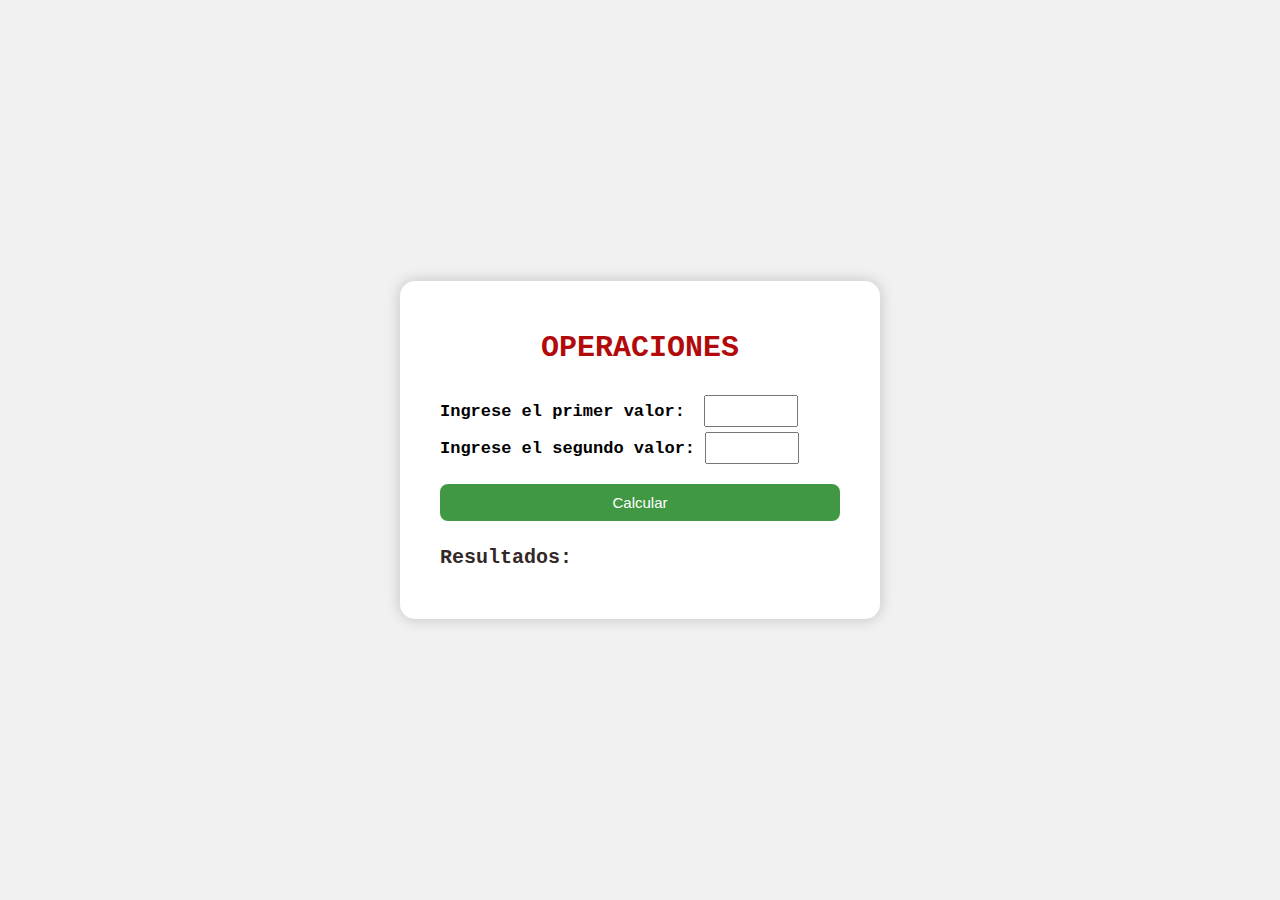
<file: Ingreso de numeros/index.html>
<!DOCTYPE html>
<html lang="es">
<head>
    <meta charset="UTF-8">
    <meta name="viewport" content="width=device-width, initial-scale=1.0">
    <link rel="stylesheet" href="style.css">
    <title>Ingreso de numeros</title>
</head>
<body>
    <div class="container">
        <h1>OPERACIONES</h1>
        <label>Ingrese el primer valor:</label>
        <input type="number" id="numero1"><br>
        <label>Ingrese el segundo valor:</label>
        <input type="number" id="numero2"><br>
        
        <button onclick="Operaciones()">Calcular</button>
        <h2>Resultados:</h2>
        <div id="resultados"></div>
    </div>

    <script>
    function Operaciones() {
      const num1 = parseFloat(document.getElementById("numero1").value);
      const num2 = parseFloat(document.getElementById("numero2").value);
      const resultados = document.getElementById("resultados");

      resultados.innerHTML = "";
      const lista = document.createElement("ol");

      for (let i = 1; i <= 5; i++) {
        let resultadoTexto = "";

        switch (i) {
          case 1:
            resultadoTexto = `Suma: ${num1 + num2}`;
            break;
          case 2:
            resultadoTexto = `Resta: ${num1 - num2}`;
            break;
          case 3:
            resultadoTexto = `Multiplicación: ${num1 * num2}`;
            break;
          case 4:
            resultadoTexto = num2 !== 0
              ? `División: ${num1 / num2}`
              : `División: Error, no se puede dividir entre cero.`;
            break;
          case 5:
            resultadoTexto = num2 !== 0
              ? `Residuo: ${num1 % num2}`
              : `Residuo: Error, no se puede sacar mod con cero.`;
            break;
        }

        const item = document.createElement("li");
        item.textContent = resultadoTexto;
        lista.appendChild(item);
      }

      resultados.appendChild(lista);
    }
  </script>
</body>
</html>
</file>
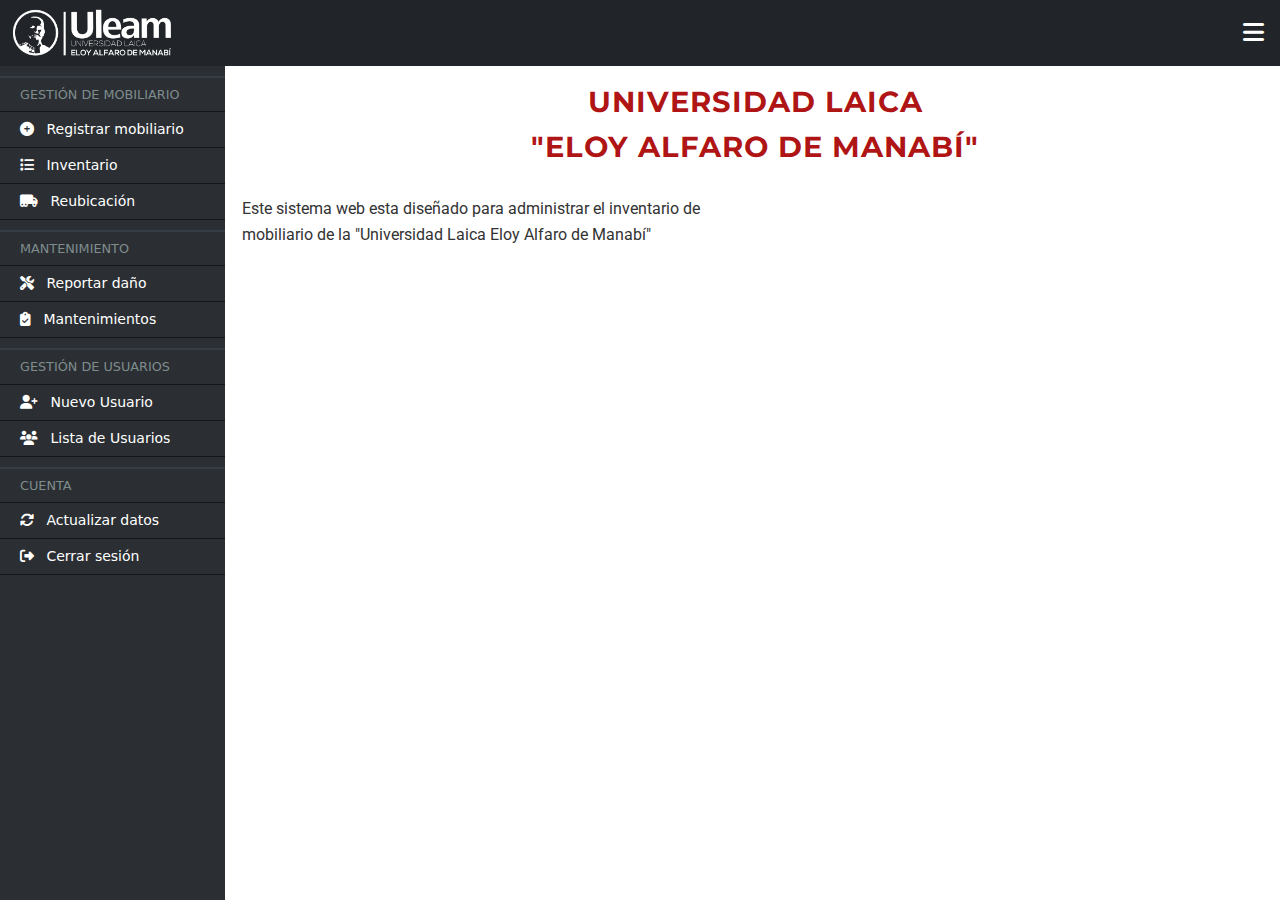
<file: Proyecto/Index.html>
<!DOCTYPE html>
<html lang="es">
<head>
    <meta charset="UTF-8">
    <meta name="viewport" content="width=device-width, initial-scale=1.0">
    <link rel="stylesheet" href="css/bootstrap.min.css">
    <link rel="stylesheet" href="css/style.css">
    <link rel="stylesheet" href="https://cdnjs.cloudflare.com/ajax/libs/font-awesome/6.4.0/css/all.min.css">
    <title>ULEAM - Gestion de mobiliario</title>
</head>
<body>
    <nav class="navbar navbar-expand-lg navbar-dark bg-dark">
        <a href="Index.html">
            <img src="img/Uleam.png" class="logo" alt="ULEAM">
        </a>
        <button class="menu-toggle ms-auto" id="menuToggle">
            <i class="fas fa-bars"></i>
        </button>
    </nav>

    <div class="sidebar" id="sidebar">
        <ul class="sidebar-menu">
            <li class="section-title">GESTIÓN DE MOBILIARIO</li>
            <li><a href="Registrar-mobiliario.html"><i class="fas fa-plus-circle me-2"></i> Registrar mobiliario</a></li>
            <li><a href="Inventario.html"><i class="fas fa-list me-2"></i> Inventario</a></li>
            <li><a href="Asignar-mobiliario.html"><i class="fas fa-truck-moving me-2"></i> Reubicación</a></li>
            
            <li class="section-title">MANTENIMIENTO</li>
            <li><a href="Reporte-mobiliario.html"><i class="fas fa-tools me-2"></i> Reportar daño</a></li>
            <li><a href="Mantenimientos.html"><i class="fas fa-clipboard-check me-2"></i> Mantenimientos</a></li>

            <li class="section-title">GESTIÓN DE USUARIOS</li>
            <li><a href="Nuevo-usuario.html"><i class="fas fa-user-plus me-2"></i> Nuevo Usuario</a></li>
            <li><a href="Lista-usuarios.html"><i class="fas fa-users me-2"></i> Lista de Usuarios</a></li>
            
            <li class="section-title">CUENTA</li>
            <li><a href="Actualizar-datos.html"><i class="fas fa-sync-alt me-2"></i> Actualizar datos</a></li>
            <li><a href="#" id="logoutBtn"><i class="fas fa-sign-out-alt me-2"></i> Cerrar sesión</a></li><br>
        </ul>
    </div>

    <div class="main-content" id="mainContent">
        <div class="container">
            <div class="row">
                <div class="col-12">
                    <h1 class="titulo-uleam">Universidad Laica</h1>
                    <h1 class="titulo-uleam">"Eloy Alfaro de Manabí"</h1><br>
                </div>
                <div class="col-6">
                    <p class="texto1">Este sistema web esta diseñado para administrar el inventario
                        de mobiliario de la "Universidad Laica Eloy Alfaro de Manabí"
                    </p>
                </div>
                
            </div>
        </div>
    </div>
    
    <script src="js/main.js"></script>
    <script src="js/bootstrap.bundle.min.js"></script>
</body>
</html>
</file>
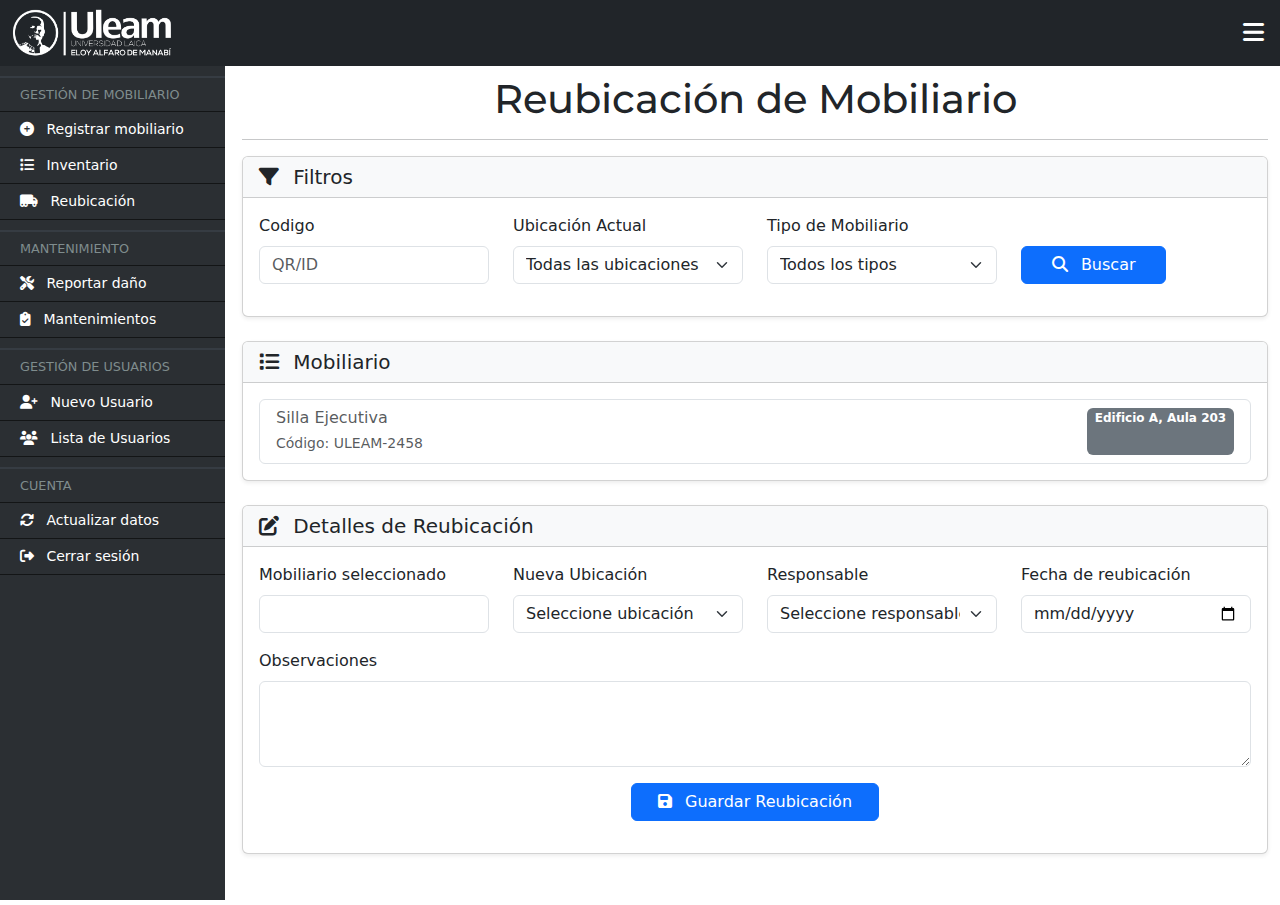
<file: Proyecto/Asignar-mobiliario.html>
<!DOCTYPE html>
<html lang="es">
<head>
    <meta charset="UTF-8">
    <meta name="viewport" content="width=device-width, initial-scale=1.0">
    <link rel="stylesheet" href="css/bootstrap.min.css">
    <link rel="stylesheet" href="css/style.css">
    <link rel="stylesheet" href="css/asignar.css">
    <link rel="stylesheet" href="https://cdnjs.cloudflare.com/ajax/libs/font-awesome/6.4.0/css/all.min.css">
    <title>ULEAM - Gestion de mobiliario</title>
</head>
<body>
    <nav class="navbar navbar-expand-lg navbar-dark bg-dark">
        <a href="Index.html">
            <img src="img/Uleam.png" class="logo" alt="ULEAM">
        </a>
        <button class="menu-toggle ms-auto" id="menuToggle">
            <i class="fas fa-bars"></i>
        </button>
    </nav>

    <div class="sidebar" id="sidebar">
        <ul class="sidebar-menu">
            <li class="section-title">GESTIÓN DE MOBILIARIO</li>
            <li><a href="registrar-mobiliario.html"><i class="fas fa-plus-circle me-2"></i> Registrar mobiliario</a></li>
            <li><a href="inventario.html"><i class="fas fa-list me-2"></i> Inventario</a></li>
            <li><a href="Asignar-mobiliario.html"><i class="fas fa-truck-moving me-2"></i> Reubicación</a></li>
            
            <li class="section-title">MANTENIMIENTO</li>
            <li><a href="Reporte-mobiliario.html"><i class="fas fa-tools me-2"></i> Reportar daño</a></li>
            <li><a href="Mantenimientos.html"><i class="fas fa-clipboard-check me-2"></i> Mantenimientos</a></li>

            <li class="section-title">GESTIÓN DE USUARIOS</li>
            <li><a href="Nuevo-usuario.html"><i class="fas fa-user-plus me-2"></i> Nuevo Usuario</a></li>
            <li><a href="Lista-usuarios.html"><i class="fas fa-users me-2"></i> Lista de Usuarios</a></li>
            
            <li class="section-title">CUENTA</li>
            <li><a href="Actualizar-datos.html"><i class="fas fa-sync-alt me-2"></i> Actualizar datos</a></li>
            <li><a href="#" id="logoutBtn"><i class="fas fa-sign-out-alt me-2"></i> Cerrar sesión</a></li><br>
        </ul>
    </div>

    <div class="main-content" id="mainContent">
        <div class="container">
            <div class="row">
                <div class="col-12">
                    <h1 class="titulo1">Reubicación de Mobiliario</h1>
                    <hr>
                </div>
            </div>

            <div class="row">
                <!-- Filtros -->
                <div class="col-md-12">
                    <div class="card shadow-sm mb-4">
                        <div class="card-header bg-light">
                            <h5 class="mb-0"><i class="fas fa-filter me-2"></i> Filtros</h5>
                        </div>
                        <div class="card-body">
                            <div class="row">
                                <div class="col-md-3 mb-3">
                                    <label class="form-label">Codigo</label>
                                    <input type="text" class="form-control" placeholder="QR/ID">
                                </div>

                                <div class="col-md-3 mb-3">
                                    <label class="form-label">Ubicación Actual</label>
                                    <select class="form-select" id="filter-ubicacion">
                                        <option value="">Todas las ubicaciones</option>
                                        <option>Edificio A</option>
                                        <option>Edificio B</option>
                                    </select>
                                </div>
                                <div class="col-md-3 mb-3">
                                    <label class="form-label">Tipo de Mobiliario</label>
                                    <select class="form-select" id="filter-tipo">
                                        <option value="">Todos los tipos</option>
                                        <option>Sillas</option>
                                        <option>Mesas</option>
                                        <option>Escritorios</option>
                                    </select>
                                </div>
                                <div class="col-md-2 mb-3 d-flex align-items-end">
                                    <button class="btn btn-primary w-100" id="btn-buscar">
                                        <i class="fas fa-search me-2"></i> Buscar
                                    </button>
                                </div>
                            </div>
                        </div>
                    </div>
                </div>

                <!-- Mobiliario -->
                 <div class="col-md-12 mb-4">
                    <div class="card shadow-sm">
                        <div class="card-header bg-light">
                            <h5 class="mb-0"><i class="fas fa-list me-2"></i> Mobiliario</h5>
                        </div>
                        <div class="card-body" style="max-height: 400px; overflow-y: auto;">
                            <div class="list-group" id="lista-mobiliario">
                                <a href="#" class="list-group-item list-group-item-action mobiliario-card" data-id="1">
                                    <div class="d-flex justify-content-between">
                                        <div>
                                            <h6 class="mb-1">Silla Ejecutiva</h6>
                                            <small class="text-muted">Código: ULEAM-2458</small>
                                        </div>
                                        <span class="badge bg-secondary">Edificio A, Aula 203</span>
                                    </div>
                                </a>
                            </div>
                        </div>
                    </div>
                </div>

                <!-- Formulario de reubicación -->
                <div class="col-md-12">
                    <div class="card shadow-sm">
                        <div class="card-header bg-light">
                            <h5 class="mb-0"><i class="fas fa-edit me-2"></i> Detalles de Reubicación</h5>
                        </div>
                        <div class="card-body">
                            <form id="form-reubicacion">
                                <div class="row">
                                    <div class="col-md-3 mb-3">
                                        <label class="form-label">Mobiliario seleccionado</label>
                                        <input type="text" class="form-control" id="item-seleccionado" readonly>
                                    </div>
                                    <div class="col-md-3 mb-3">
                                        <label class="form-label">Nueva Ubicación</label>
                                        <select class="form-select" id="nueva-ubicacion" required>
                                            <option value="" disabled selected>Seleccione ubicación</option>
                                            <option>Edificio A, Aula 101</option>
                                            <option>Edificio A, Aula 102</option>
                                            <option>Edificio B, Laboratorio 3</option>
                                        </select>
                                    </div>
                                    <div class="col-md-3 mb-3">
                                        <label class="form-label">Responsable</label>
                                        <select class="form-select" id="responsable" required>
                                            <option value="" disabled selected>Seleccione responsable</option>
                                            <option>Departamento de Logística</option>
                                            <option>Juan Pérez (Personal de mantenimiento)</option>
                                        </select>
                                    </div>
                                    <div class="col-md-3 mb-3">
                                        <label class="form-label">Fecha de reubicación</label>
                                        <input type="date" class="form-control" id="fecha-reubicacion" required>
                                    </div>
                                    <div class="mb-3">
                                        <label class="form-label">Observaciones</label>
                                        <textarea class="form-control" rows="3"></textarea>
                                    </div>
                                    <center>
                                    <div class="col-md-3 mb-3">
                                        <button type="submit" class="btn btn-primary w-100">
                                            <i class="fas fa-save me-2"></i> Guardar Reubicación
                                        </button>
                                    </div>
                                    </center>
                                </div>
                            </form>
                        </div>
                    </div>
                </div>

        </div>
    </div>
    
    <script src="js/main.js"></script>
    <script src="js/validar-asignar-mobiliario.js"></script>
    <script src="js/bootstrap.bundle.min.js"></script>
</body>
</html>
</file>
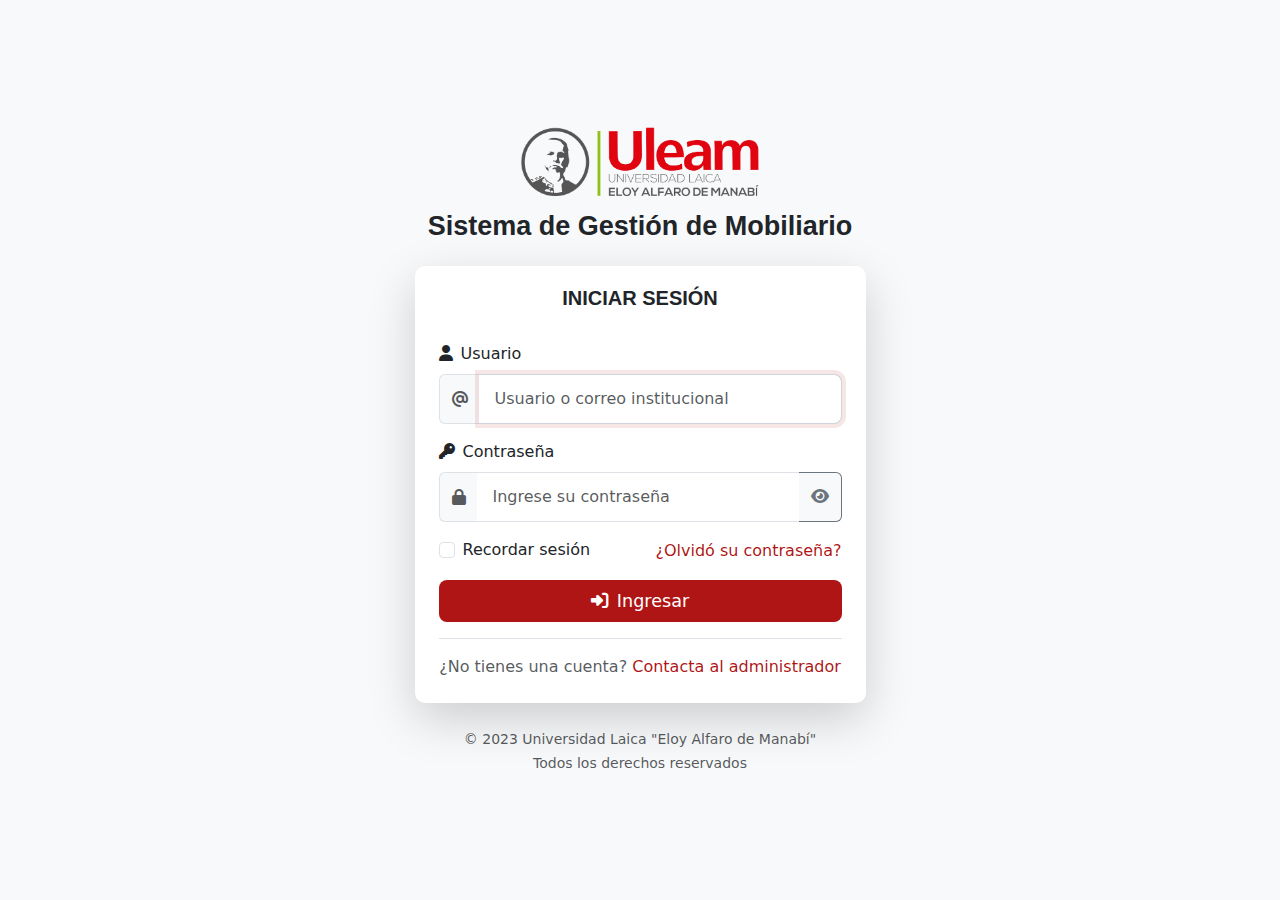
<file: Proyecto/Login.html>
<!DOCTYPE html>
<html lang="es">
<head>
    <meta charset="UTF-8">
    <meta name="viewport" content="width=device-width, initial-scale=1.0">
    <link rel="stylesheet" href="css/bootstrap.min.css">
    <link rel="stylesheet" href="css/login.css">
    <link rel="stylesheet" href="https://cdnjs.cloudflare.com/ajax/libs/font-awesome/6.4.0/css/all.min.css">
    <title>ULEAM - Iniciar Sesión</title>
</head>
<body class="bg-light">
    <div class="container">
        <div class="row justify-content-center align-items-center min-vh-100">
            <div class="col-md-8 col-lg-6 col-xl-5">
                <div class="text-center mb-4">
                    <img src="img/Uleam - logo.png" class="img-fluid" style="max-height: 75px;">
                    <h1 class="titulo1">Sistema de Gestión de Mobiliario</h1>
                </div>

                <div class="card shadow-lg">
                        <h2 class="titulo2">Iniciar Sesión</h2>
                    <div class="card-body p-4">
                        <form id="loginForm">
                            <div class="mb-3">
                                <label for="username" class="form-label">
                                    <i class="fas fa-user me-2"></i>Usuario
                                </label>
                                <div class="input-group">
                                    <span class="input-group-text bg-light">
                                        <i class="fas fa-at text-muted"></i>
                                    </span>
                                    <input type="text" class="form-control form-control-lg" id="username" 
                                           placeholder="Usuario o correo institucional" required autofocus>
                                </div>
                            </div>

                            <div class="mb-3">
                                <label for="password" class="form-label">
                                    <i class="fas fa-key me-2"></i>Contraseña
                                </label>
                                <div class="input-group">
                                    <span class="input-group-text bg-light">
                                        <i class="fas fa-lock text-muted"></i>
                                    </span>
                                    <input type="password" class="form-control form-control-lg" id="password" 
                                           placeholder="Ingrese su contraseña" required>
                                    <button class="btn btn-outline-secondary" type="button" id="togglePassword">
                                        <i class="fas fa-eye"></i>
                                    </button>
                                </div>
                            </div>

                            <div class="d-flex justify-content-between align-items-center mb-3">
                                <div class="form-check">
                                    <input class="form-check-input" type="checkbox" id="rememberMe">
                                    <label class="form-check-label" for="rememberMe">
                                        Recordar sesión
                                    </label>
                                </div>
                                <a href="#" class="text-decoration-none">¿Olvidó su contraseña?</a>
                            </div>

                            <button class="btn btn-danger btn-lg w-100 py-2 mb-3" type="submit">
                                <i class="fas fa-sign-in-alt me-2"></i>Ingresar
                            </button>

                            <div class="text-center pt-3 border-top">
                                <p class="text-muted mb-0">¿No tienes una cuenta? 
                                    <a href="#" class="text-decoration-none">Contacta al administrador</a>
                                </p>
                            </div>
                        </form>
                    </div>
                </div>

                <div class="text-center mt-4 text-muted">
                    <small>
                        &copy; 2023 Universidad Laica "Eloy Alfaro de Manabí"<br>
                        Todos los derechos reservados
                    </small>
                </div>
            </div>
        </div>
    </div>

    <script src="js/bootstrap.bundle.min.js"></script>
    <script>
        document.getElementById('togglePassword').addEventListener('click', function() {
            const passwordInput = document.getElementById('password');
            const icon = this.querySelector('i');
            
            if (passwordInput.type === 'password') {
                passwordInput.type = 'text';
                icon.classList.replace('fa-eye', 'fa-eye-slash');
            } else {
                passwordInput.type = 'password';
                icon.classList.replace('fa-eye-slash', 'fa-eye');
            }
        });

        document.getElementById('loginForm').addEventListener('submit', function(e) {
            e.preventDefault();
            
            const username = document.getElementById('username').value;
            const password = document.getElementById('password').value;
            
            if (username && password) {
                setTimeout(() => {
                    window.location.href = 'Index.html';
                }, 1000);
            } else {
                alert('Por favor complete todos los campos');
            }
        });
    </script>
</body>
</html>
</file>
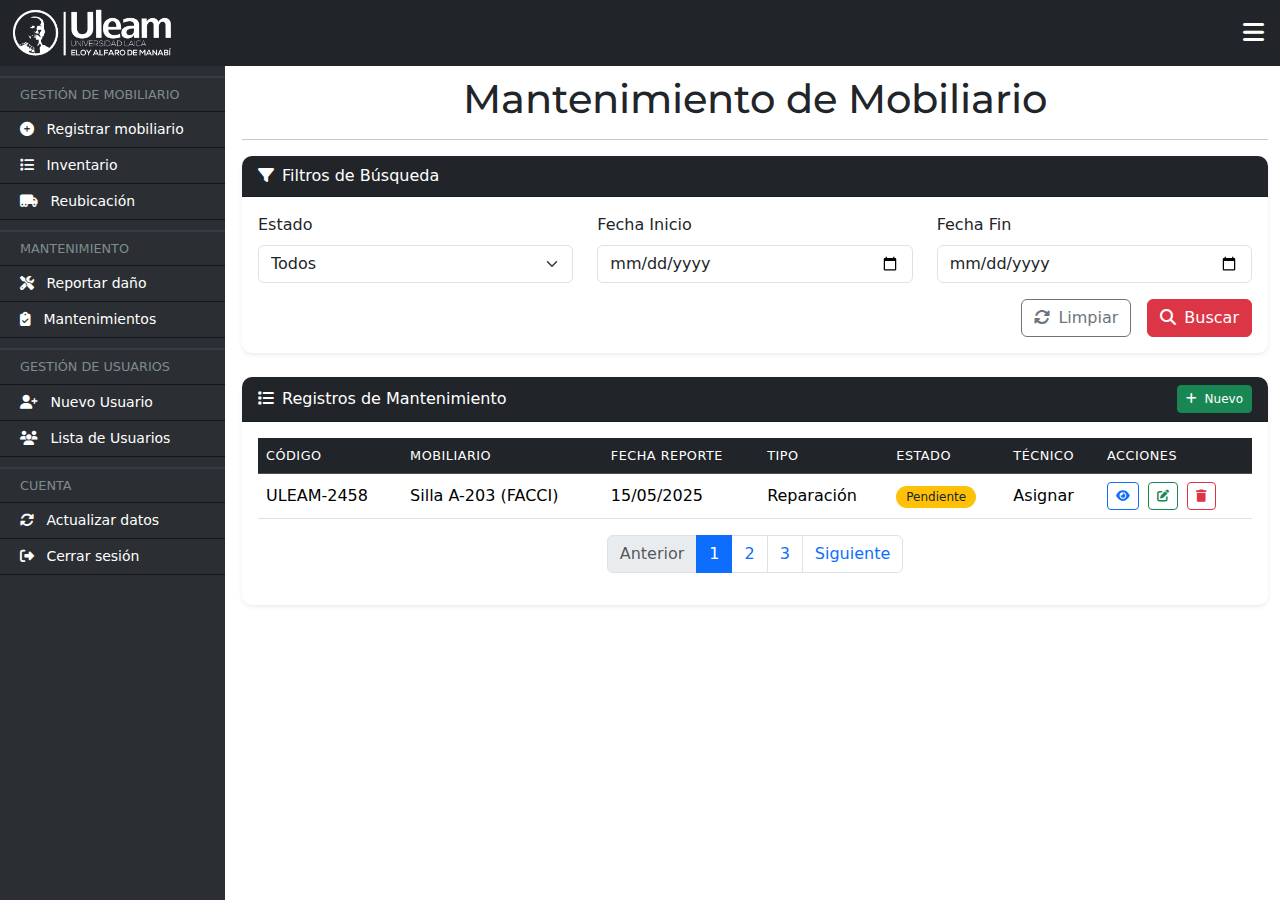
<file: Proyecto/Mantenimientos.html>
<!DOCTYPE html>
<html lang="es">
<head>
    <meta charset="UTF-8">
    <meta name="viewport" content="width=device-width, initial-scale=1.0">
    <link rel="stylesheet" href="css/bootstrap.min.css">
    <link rel="stylesheet" href="css/style.css">
    <link rel="stylesheet" href="css/mantenimientos.css">
    <link rel="stylesheet" href="https://cdnjs.cloudflare.com/ajax/libs/font-awesome/6.4.0/css/all.min.css">
    <title>ULEAM - Gestion de mobiliario</title>
</head>
<body>
    <nav class="navbar navbar-expand-lg navbar-dark bg-dark">
        <a href="Index.html">
            <img src="img/Uleam.png" class="logo" alt="ULEAM">
        </a>
        <button class="menu-toggle ms-auto" id="menuToggle">
            <i class="fas fa-bars"></i>
        </button>
    </nav>

    <div class="sidebar" id="sidebar">
        <ul class="sidebar-menu">
            <li class="section-title">GESTIÓN DE MOBILIARIO</li>
            <li><a href="registrar-mobiliario.html"><i class="fas fa-plus-circle me-2"></i> Registrar mobiliario</a></li>
            <li><a href="inventario.html"><i class="fas fa-list me-2"></i> Inventario</a></li>
            <li><a href="Asignar-mobiliario.html"><i class="fas fa-truck-moving me-2"></i> Reubicación</a></li>
                    
            <li class="section-title">MANTENIMIENTO</li>
            <li><a href="Reporte-mobiliario.html"><i class="fas fa-tools me-2"></i> Reportar daño</a></li>
            <li><a href="Mantenimientos.html"><i class="fas fa-clipboard-check me-2"></i> Mantenimientos</a></li>

            <li class="section-title">GESTIÓN DE USUARIOS</li>
            <li><a href="Nuevo-usuario.html"><i class="fas fa-user-plus me-2"></i> Nuevo Usuario</a></li>
            <li><a href="Lista-usuarios.html"><i class="fas fa-users me-2"></i> Lista de Usuarios</a></li>
            
            <li class="section-title">CUENTA</li>
            <li><a href="Actualizar-datos.html"><i class="fas fa-sync-alt me-2"></i> Actualizar datos</a></li>
            <li><a href="#" id="logoutBtn"><i class="fas fa-sign-out-alt me-2"></i> Cerrar sesión</a></li><br>
        </ul>
    </div>

    <div class="main-content" id="mainContent">
        <div class="container">
            <div class="row">
                <div class="col-12">
                    <h1 class="titulo1">Mantenimiento de Mobiliario</h1>
                    <hr>
                </div>
            </div>

            <div class="card shadow-sm mb-4">
                <div class="card-header bg-dark text-white">
                    <i class="fas fa-filter me-2"></i>Filtros de Búsqueda
                </div>
                <div class="card-body">
                    <div class="row">
                        <div class="col-md-4 mb-3">
                            <label for="filtroEstado" class="form-label">Estado</label>
                            <select class="form-select" id="filtroEstado">
                                <option value="" selected>Todos</option>
                                <option value="pendiente">Pendiente</option>
                                <option value="en-proceso">En proceso</option>
                                <option value="completado">Completado</option>
                                <option value="cancelado">Cancelado</option>
                            </select>
                        </div>
                        <div class="col-md-4 mb-3">
                            <label for="filtroFechaInicio" class="form-label">Fecha Inicio</label>
                            <input type="date" class="form-control" id="filtroFechaInicio">
                        </div>
                        <div class="col-md-4 mb-3">
                            <label for="filtroFechaFin" class="form-label">Fecha Fin</label>
                            <input type="date" class="form-control" id="filtroFechaFin">
                        </div>
                    </div>
                    <div class="d-grid gap-2 d-md-flex justify-content-md-end">
                        <button class="btn btn-outline-secondary me-md-2" type="button">
                            <i class="fas fa-sync-alt me-2"></i>Limpiar
                        </button>
                        <button class="btn btn-danger" type="button">
                            <i class="fas fa-search me-2"></i>Buscar
                        </button>
                    </div>
                </div>
            </div>

            <div class="card shadow-sm">
                <div class="card-header bg-dark text-white d-flex justify-content-between align-items-center">
                    <span><i class="fas fa-list me-2"></i>Registros de Mantenimiento</span>
                    <button class="btn btn-sm btn-success" data-bs-toggle="modal" data-bs-target="#nuevoMantenimientoModal">
                        <i class="fas fa-plus me-2"></i>Nuevo
                    </button>
                </div>
                <div class="card-body">
                    <div class="table-responsive">
                        <table class="table table-hover">
                            <thead class="table-dark">
                                <tr>
                                    <th>Código</th>
                                    <th>Mobiliario</th>
                                    <th>Fecha Reporte</th>
                                    <th>Tipo</th>
                                    <th>Estado</th>
                                    <th>Técnico</th>
                                    <th>Acciones</th>
                                </tr>
                            </thead>
                            <tbody>
                                <tr>
                                    <td>ULEAM-2458</td>
                                    <td>Silla A-203 (FACCI)</td>
                                    <td>15/05/2025</td>
                                    <td>Reparación</td>
                                    <td><span class="badge bg-warning">Pendiente</span></td>
                                    <td>Asignar</td>
                                    <td>
                                        <button class="btn btn-sm btn-outline-primary me-1">
                                            <i class="fas fa-eye"></i>
                                        </button>
                                        <button class="btn btn-sm btn-outline-success me-1">
                                            <i class="fas fa-edit"></i>
                                        </button>
                                        <button class="btn btn-sm btn-outline-danger">
                                            <i class="fas fa-trash"></i>
                                        </button>
                                    </td>
                                </tr>
                            </tbody>
                        </table>
                    </div>
                    <nav aria-label="Page navigation">
                        <ul class="pagination justify-content-center">
                            <li class="page-item disabled">
                                <a class="page-link" href="#" tabindex="-1">Anterior</a>
                            </li>
                            <li class="page-item active"><a class="page-link" href="#">1</a></li>
                            <li class="page-item"><a class="page-link" href="#">2</a></li>
                            <li class="page-item"><a class="page-link" href="#">3</a></li>
                            <li class="page-item">
                                <a class="page-link" href="#">Siguiente</a>
                            </li>
                        </ul>
                    </nav>
                </div>
            </div>

        </div>
    </div>


    <div class="modal fade" id="nuevoMantenimientoModal" tabindex="-1" aria-hidden="true" style="margin-top: 90px;">
        <div class="modal-dialog modal-lg">
            <div class="modal-content">
                <div class="modal-header bg-dark text-white">
                    <h5 class="modal-title"><i class="fas fa-plus-circle me-2"></i>Nuevo Mantenimiento</h5>
                    <button type="button" class="btn-close btn-close-white" data-bs-dismiss="modal" aria-label="Close"></button>
                </div>
                <div class="modal-body">
                    <form id="formMantenimiento">
                        <div class="row">
                            <div class="col-md-6 mb-3">
                                <label for="codigoMobiliario" class="form-label">Código Mobiliario</label>
                                <div class="input-group">
                                    <input type="text" class="form-control" id="codigoMobiliario" required>
                                    <button class="btn btn-outline-secondary" type="button">
                                        <i class="fas fa-search"></i>
                                    </button>
                                </div>
                            </div>
                            <div class="col-md-6 mb-3">
                                <label for="tipoMantenimiento" class="form-label">Tipo de Mantenimiento</label>
                                <select class="form-select" id="tipoMantenimiento" required>
                                    <option value="" selected disabled>Seleccione...</option>
                                    <option value="preventivo">Preventivo</option>
                                    <option value="correctivo">Correctivo</option>
                                    <option value="urgente">Urgente</option>
                                </select>
                            </div>
                        </div>
                        <div class="mb-3">
                            <label for="descripcionMantenimiento" class="form-label">Descripción</label>
                            <textarea class="form-control" id="descripcionMantenimiento" rows="3" required></textarea>
                        </div>
                        <div class="row">
                            <div class="col-md-6 mb-3">
                                <label for="tecnicoAsignado" class="form-label">Técnico Asignado</label>
                                <select class="form-select" id="tecnicoAsignado" required>
                                    <option value="" selected disabled>Seleccione...</option>
                                    <option value="1">Juan Pérez</option>
                                    <option value="2">María Gómez</option>
                                </select>
                            </div>
                            <div class="col-md-6 mb-3">
                                <label for="fechaProgramada" class="form-label">Fecha Programada</label>
                                <input type="date" class="form-control" id="fechaProgramada" required>
                            </div>
                        </div>
                    </form>
                </div>
                <div class="modal-footer">
                    <button type="button" class="btn btn-secondary" data-bs-dismiss="modal">
                        <i class="fas fa-times me-2"></i>Cancelar
                    </button>
                    <button type="button" class="btn btn-success">
                        <i class="fas fa-save me-2"></i>Guardar
                    </button>
                </div>
            </div>
        </div>
    </div>
    
    <script src="js/main.js"></script>
    <script src="js/validar-mantenimientos.js"></script>
    <script src="js/bootstrap.bundle.min.js"></script>
</body>
</html>
</file>
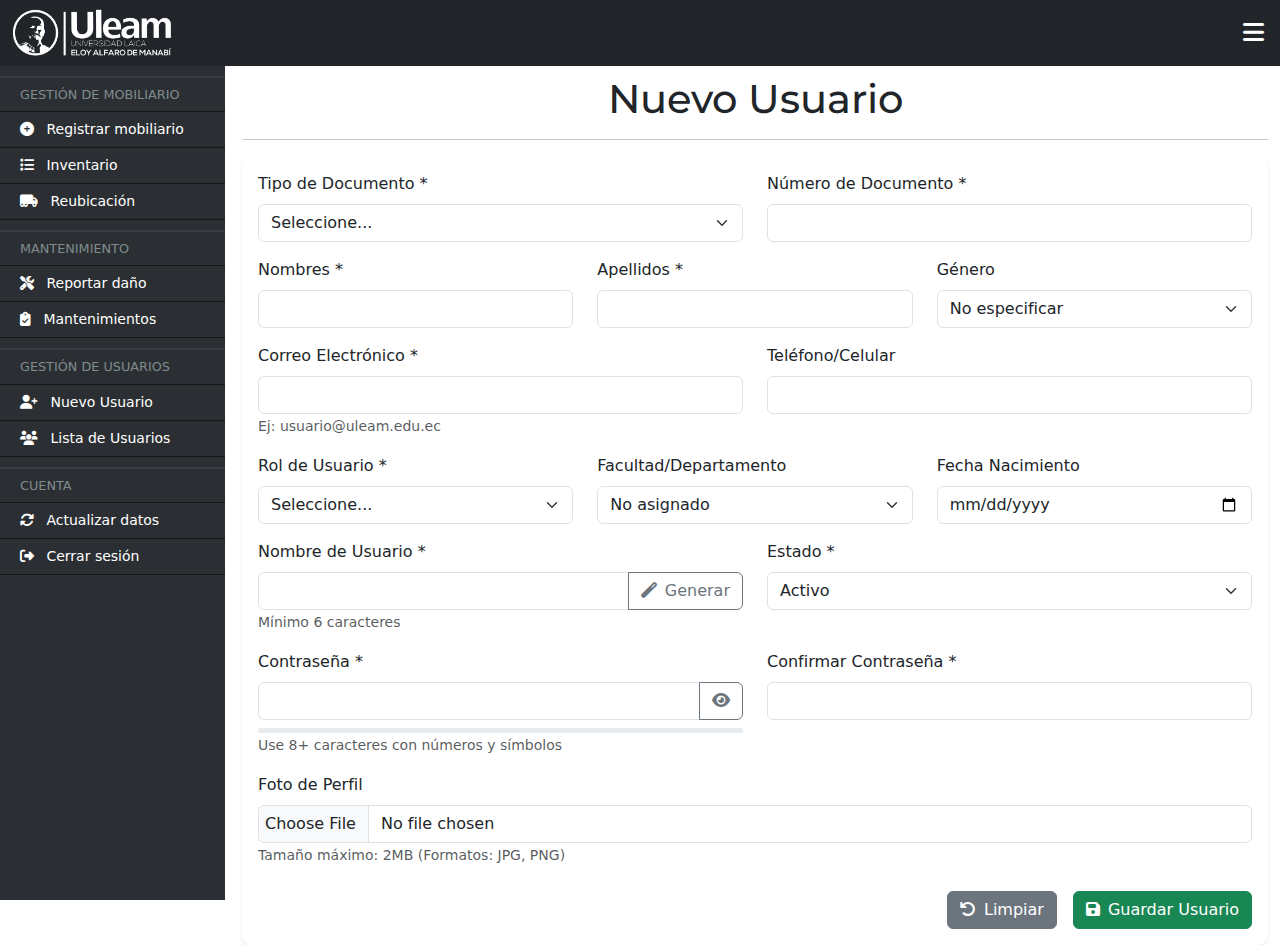
<file: Proyecto/Nuevo-usuario.html>
<!DOCTYPE html>
<html lang="es">
<head>
    <meta charset="UTF-8">
    <meta name="viewport" content="width=device-width, initial-scale=1.0">
    <link rel="stylesheet" href="css/bootstrap.min.css">
    <link rel="stylesheet" href="css/style.css">
    <link rel="stylesheet" href="css/nuevo-usuario.css">
    <link rel="stylesheet" href="https://cdnjs.cloudflare.com/ajax/libs/font-awesome/6.4.0/css/all.min.css">
    <title>ULEAM - Gestion de mobiliario</title>
</head>
<body>
    <nav class="navbar navbar-expand-lg navbar-dark bg-dark">
        <a href="Index.html">
            <img src="img/Uleam.png" class="logo" alt="ULEAM">
        </a>
        <button class="menu-toggle ms-auto" id="menuToggle">
            <i class="fas fa-bars"></i>
        </button>
    </nav>

    <div class="sidebar" id="sidebar">
        <ul class="sidebar-menu">
            <li class="section-title">GESTIÓN DE MOBILIARIO</li>
            <li><a href="registrar-mobiliario.html"><i class="fas fa-plus-circle me-2"></i> Registrar mobiliario</a></li>
            <li><a href="inventario.html"><i class="fas fa-list me-2"></i> Inventario</a></li>
            <li><a href="Asignar-mobiliario.html"><i class="fas fa-truck-moving me-2"></i> Reubicación</a></li>
            
            <li class="section-title">MANTENIMIENTO</li>
            <li><a href="Reporte-mobiliario.html"><i class="fas fa-tools me-2"></i> Reportar daño</a></li>
            <li><a href="Mantenimientos.html"><i class="fas fa-clipboard-check me-2"></i> Mantenimientos</a></li>

            <li class="section-title">GESTIÓN DE USUARIOS</li>
            <li><a href="Nuevo-usuario.html"><i class="fas fa-user-plus me-2"></i> Nuevo Usuario</a></li>
            <li><a href="Lista-usuarios.html"><i class="fas fa-users me-2"></i> Lista de Usuarios</a></li>
            
            <li class="section-title">CUENTA</li>
            <li><a href="Actualizar-datos.html"><i class="fas fa-sync-alt me-2"></i> Actualizar datos</a></li>
            <li><a href="#" id="logoutBtn"><i class="fas fa-sign-out-alt me-2"></i> Cerrar sesión</a></li><br>
        </ul>
    </div>

    <div class="main-content" id="mainContent">
        <div class="container">
            <div class="row">
                <div class="col-12">
                    <h1 class="titulo1">Nuevo Usuario</h1>
                    <hr>
                </div>
            </div>

            <div class="card shadow-sm">
                <div class="card-body">
                    <form id="formUsuario">
                        <div class="row">
                            <div class="col-md-6 mb-3">
                                <label for="tipoDocumento" class="form-label">Tipo de Documento *</label>
                                <select class="form-select" id="tipoDocumento" required>
                                    <option value="" selected disabled>Seleccione...</option>
                                    <option value="cedula">Cédula</option>
                                    <option value="pasaporte">Pasaporte</option>
                                    <option value="ruc">RUC</option>
                                </select>
                            </div>
                            <div class="col-md-6 mb-3">
                                <label for="numeroDocumento" class="form-label">Número de Documento *</label>
                                <input type="text" class="form-control" id="numeroDocumento" required>
                            </div>
                        </div>

                        <div class="row">
                            <div class="col-md-4 mb-3">
                                <label for="nombres" class="form-label">Nombres *</label>
                                <input type="text" class="form-control" id="nombres" required>
                            </div>
                            <div class="col-md-4 mb-3">
                                <label for="apellidos" class="form-label">Apellidos *</label>
                                <input type="text" class="form-control" id="apellidos" required>
                            </div>
                            <div class="col-md-4 mb-3">
                                <label for="genero" class="form-label">Género</label>
                                <select class="form-select" id="genero">
                                    <option value="" selected>No especificar</option>
                                    <option value="masculino">Masculino</option>
                                    <option value="femenino">Femenino</option>
                                    <option value="otro">Otro</option>
                                </select>
                            </div>
                        </div>

                        <div class="row">
                            <div class="col-md-6 mb-3">
                                <label for="email" class="form-label">Correo Electrónico *</label>
                                <input type="email" class="form-control" id="email" required>
                                <small class="text-muted">Ej: usuario@uleam.edu.ec</small>
                            </div>
                            <div class="col-md-6 mb-3">
                                <label for="telefono" class="form-label">Teléfono/Celular</label>
                                <input type="tel" class="form-control" id="telefono">
                            </div>
                        </div>

                        <div class="row">
                            <div class="col-md-4 mb-3">
                                <label for="rol" class="form-label">Rol de Usuario *</label>
                                <select class="form-select" id="rol" required>
                                    <option value="" selected disabled>Seleccione...</option>
                                    <option value="administrador">Administrador</option>
                                    <option value="docente">Docente</option>
                                    <option value="tecnico">Técnico</option>
                                    <option value="invitado">Invitado</option>
                                </select>
                            </div>
                            <div class="col-md-4 mb-3">
                                <label for="facultad" class="form-label">Facultad/Departamento</label>
                                <select class="form-select" id="facultad">
                                    <option value="" selected>No asignado</option>
                                    <option value="facci">FACCI</option>
                                    <option value="fci">FCI</option>
                                    <option value="fadcom">FADCOM</option>
                                </select>
                            </div>
                            <div class="col-md-4 mb-3">
                                <label for="fechaNacimiento" class="form-label">Fecha Nacimiento</label>
                                <input type="date" class="form-control" id="fechaNacimiento">
                            </div>
                        </div>

                        <div class="row">
                            <div class="col-md-6 mb-3">
                                <label for="usuario" class="form-label">Nombre de Usuario *</label>
                                <div class="input-group">
                                    <input type="text" class="form-control" id="usuario" required>
                                    <button class="btn btn-outline-secondary" type="button" id="generarUsuario">
                                        <i class="fas fa-magic me-2"></i>Generar
                                    </button>
                                </div>
                                <small class="text-muted">Mínimo 6 caracteres</small>
                            </div>
                            <div class="col-md-6 mb-3">
                                <label for="estado" class="form-label">Estado *</label>
                                <select class="form-select" id="estado" required>
                                    <option value="activo" selected>Activo</option>
                                    <option value="inactivo">Inactivo</option>
                                    <option value="pendiente">Pendiente</option>
                                </select>
                            </div>
                        </div>

                        <div class="row">
                            <div class="col-md-6 mb-3">
                                <label for="contrasena" class="form-label">Contraseña *</label>
                                <div class="input-group">
                                    <input type="password" class="form-control" id="contrasena" required>
                                    <button class="btn btn-outline-secondary" type="button" id="verContrasena">
                                        <i class="fas fa-eye"></i>
                                    </button>
                                </div>
                                <div class="progress mt-2" style="height: 5px;">
                                    <div id="fortalezaContrasena" class="progress-bar bg-danger" role="progressbar" style="width: 0%"></div>
                                </div>
                                <small id="helpContrasena" class="text-muted">Use 8+ caracteres con números y símbolos</small>
                            </div>
                            <div class="col-md-6 mb-3">
                                <label for="confirmarContrasena" class="form-label">Confirmar Contraseña *</label>
                                <input type="password" class="form-control" id="confirmarContrasena" required>
                                <small id="errorContrasena" class="text-danger d-none">Las contraseñas no coinciden</small>
                            </div>
                        </div>

                        <div class="mb-3">
                            <label for="fotoPerfil" class="form-label">Foto de Perfil</label>
                            <input type="file" class="form-control" id="fotoPerfil" accept="image/*">
                            <small class="text-muted">Tamaño máximo: 2MB (Formatos: JPG, PNG)</small>
                        </div>

                        <div class="d-grid gap-2 d-md-flex justify-content-md-end mt-4">
                            <button type="reset" class="btn btn-secondary me-md-2">
                                <i class="fas fa-undo me-2"></i>Limpiar
                            </button>
                            <button type="submit" class="btn btn-success">
                                <i class="fas fa-save me-2"></i>Guardar Usuario
                            </button>
                        </div>
                    </form>
                </div>
            </div>

        </div>
    </div>


    
    <script src="js/main.js"></script>
    <script src="js/validar-nuevo-usuario.js"></script>
    <script src="js/bootstrap.bundle.min.js"></script>
</body>
</html>
</file>
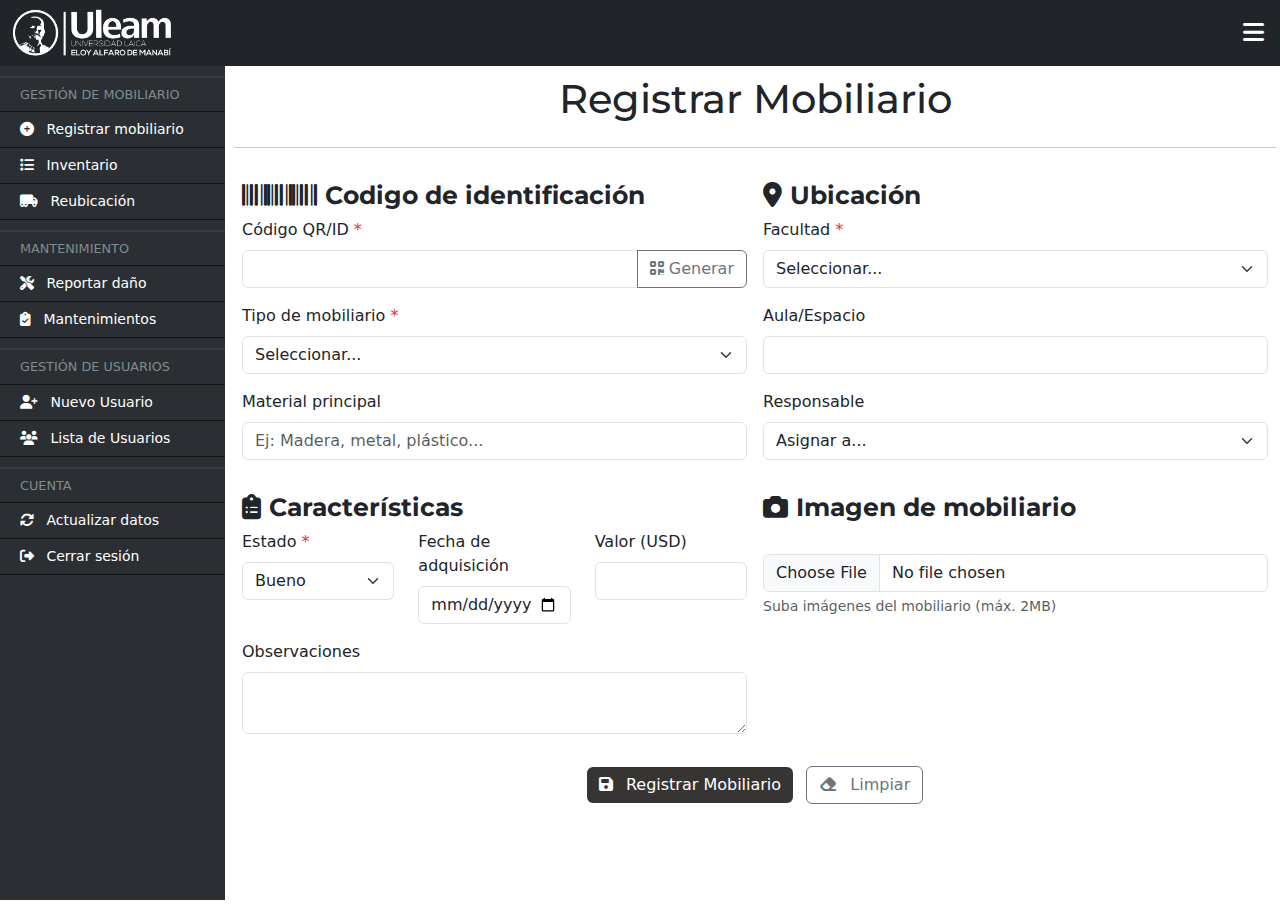
<file: Proyecto/Registrar-mobiliario.html>
<!DOCTYPE html>
<html lang="es">
<head>
    <meta charset="UTF-8">
    <meta name="viewport" content="width=device-width, initial-scale=1.0">
    <link rel="stylesheet" href="css/bootstrap.min.css">
    <link rel="stylesheet" href="css/style.css">
    <link rel="stylesheet" href="css/registro-form.css">
    <link rel="stylesheet" href="https://cdnjs.cloudflare.com/ajax/libs/font-awesome/6.4.0/css/all.min.css">
    <title>ULEAM - Gestion de mobiliario</title>
</head>
<body>
    <nav class="navbar navbar-expand-lg navbar-dark bg-dark">
        <a href="Index.html">
            <img src="img/Uleam.png" class="logo" alt="ULEAM">
        </a>
        <button class="menu-toggle ms-auto" id="menuToggle">
            <i class="fas fa-bars"></i>
        </button>
    </nav>

    <div class="sidebar" id="sidebar">
        <ul class="sidebar-menu">
            <li class="section-title">GESTIÓN DE MOBILIARIO</li>
            <li><a href="Registrar-mobiliario.html"><i class="fas fa-plus-circle me-2"></i> Registrar mobiliario</a></li>
            <li><a href="Inventario.html"><i class="fas fa-list me-2"></i> Inventario</a></li>
            <li><a href="Asignar-mobiliario.html"><i class="fas fa-truck-moving me-2"></i> Reubicación</a></li>
            
            <li class="section-title">MANTENIMIENTO</li>
            <li><a href="Reporte-mobiliario.html"><i class="fas fa-tools me-2"></i> Reportar daño</a></li>
            <li><a href="Mantenimientos.html"><i class="fas fa-clipboard-check me-2"></i> Mantenimientos</a></li>

            <li class="section-title">GESTIÓN DE USUARIOS</li>
            <li><a href="Nuevo-usuario.html"><i class="fas fa-user-plus me-2"></i> Nuevo Usuario</a></li>
            <li><a href="Lista-usuarios.html"><i class="fas fa-users me-2"></i> Lista de Usuarios</a></li>
            
            <li class="section-title">CUENTA</li>
            <li><a href="Actualizar-datos.html"><i class="fas fa-sync-alt me-2"></i> Actualizar datos</a></li>
            <li><a href="#" id="logoutBtn"><i class="fas fa-sign-out-alt me-2"></i> Cerrar sesión</a></li><br>
        </ul>
    </div>

    <div class="main-content" id="mainContent">
        <div class="container">
            <div class="row">
                <div class="col-12">
                    <form id="registroMobiliario" class="row g-3 needs-validation">
                        <h1 class="titulo1 visible">Registrar Mobiliario</h1>
                        <hr>
                        <fieldset class="col-md-6">
                            <h1 class="fw-bold titulo-form visible"><i class="fas fa-barcode "></i><i class="fas fa-barcode"></i><i class="fas fa-barcode me-2"></i>Codigo de identificación</h1>

                            <div class="mb-3">
                                <label for="codigo" class="form-label">Código QR/ID <span class="text-danger">*</span></label>
                                <div class="input-group">
                                    <input type="text" class="form-control" id="codigo" required>
                                    <button class="btn btn-outline-secondary" type="button" id="generarQR">
                                        <i class="fas fa-qrcode"></i> Generar
                                    </button>
                                </div>
                            </div>

                            <div class="mb-3">
                                <label for="tipo" class="form-label">Tipo de mobiliario <span class="text-danger">*</span></label>
                                <select class="form-select" id="tipo" required>
                                    <option value="" selected disabled>Seleccionar...</option>
                                    <option value="silla">Silla</option>
                                    <option value="mesa">Mesa</option>
                                    <option value="escritorio">Escritorio</option>
                                    <option value="estante">Estante</option>
                                    <option value="pizarra">Pizarra</option>
                                    <option value="otro">Otro</option>
                                </select>
                            </div>

                            <div class="mb-3">
                                <label for="material" class="form-label">Material principal</label>
                                <input type="text" class="form-control" id="material" placeholder="Ej: Madera, metal, plástico...">
                            </div>
                        </fieldset>

                        <fieldset class="col-md-6">
                            <h1 class="fw-bold titulo-form visible"><i class="fas fa-map-marker-alt me-2"></i>Ubicación</h1>
                            
                            <div class="mb-3">
                                <label for="facultad" class="form-label">Facultad <span class="text-danger">*</span></label>
                                <select class="form-select" id="facultad" required>
                                    <option value="" selected disabled>Seleccionar...</option>
                                    <option value="ingenieria">Ingeniería</option>
                                    <option value="medicina">Medicina</option>
                                    <option value="educacion">Educación</option>
                                </select>
                            </div>

                            <div class="mb-3">
                                <label for="aula" class="form-label">Aula/Espacio</label>
                                <input type="text" class="form-control" id="aula">
                            </div>

                            <div class="mb-3">
                                <label for="responsable" class="form-label">Responsable</label>
                                <select class="form-select" id="responsable">
                                    <option value="" selected disabled>Asignar a...</option>
                                    <option value="departamento">Departamento</option>
                                    <option value="profesor">Profesor</option>
                                    <option value="administrativo">Personal administrativo</option>
                                </select>
                            </div>
                        </fieldset>

                        <fieldset class="col-6">
                            <h1 class="fw-bold titulo-form visible"><i class="fas fa-clipboard-list me-2"></i>Características</h1>
                            
                            <div class="row">
                                <div class="col-md-4 mb-3">
                                    <label for="estado" class="form-label">Estado <span class="text-danger">*</span></label>
                                    <select class="form-select" id="estado" required>
                                        <option value="nuevo">Nuevo</option>
                                        <option value="bueno" selected>Bueno</option>
                                        <option value="regular">Regular</option>
                                        <option value="malo">Requiere reparación</option>
                                    </select>
                                </div>

                                <div class="col-md-4 mb-3">
                                    <label for="fecha_adquisicion" class="form-label">Fecha de adquisición</label>
                                    <input type="date" class="form-control" id="fecha_adquisicion">
                                </div>

                                <div class="col-md-4 mb-3">
                                    <label for="valor" class="form-label">Valor (USD)</label>
                                    <input type="number" class="form-control" id="valor" step="0.01" min="0">
                                </div>
                            </div>

                            <div class="mb-3">
                                <label for="observaciones" class="form-label">Observaciones</label>
                                <textarea class="form-control" id="observaciones" rows="2"></textarea>
                            </div>
                        </fieldset>

                        <fieldset class="col-6">
                            <h1 class="fw-bold titulo-form visible"><i class="fas fa-camera me-2"></i>Imagen de mobiliario</h1><br>
                            <div class="mb-3">
                                <input type="file" class="form-control" id="foto" accept="image/*">
                                <div class="form-text">Suba imágenes del mobiliario (máx. 2MB)</div>
                            </div>
                        </fieldset>

                        <center>
                        <div class="col-12">
                            <button type="submit" class="btn btn-uleam">
                                <i class="fas fa-save me-2"></i> Registrar Mobiliario
                            </button>
                            <button type="reset" class="btn btn-outline-secondary ms-2">
                                <i class="fas fa-eraser me-2"></i> Limpiar
                            </button><br><br>
                        </div>
                        </center>
                    </form>
                </div>
            </div>
        </div>
    </div>
    
    <script src="js/main.js"></script>
    <script src="js/validar-registro-mobiliario.js"></script>
    <script src="js/bootstrap.bundle.min.js"></script>
</body>
</html>
</file>
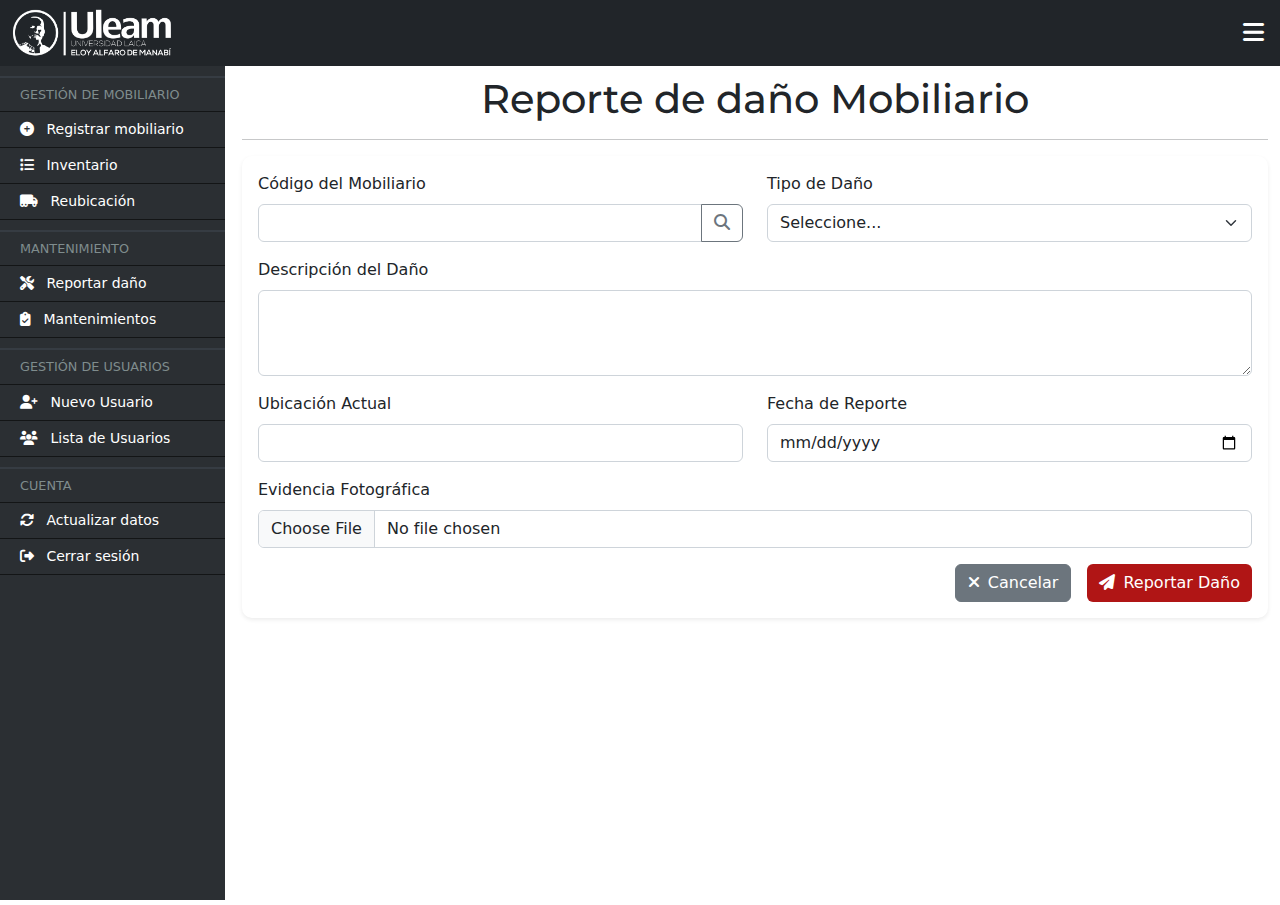
<file: Proyecto/Reporte-mobiliario.html>
<!DOCTYPE html>
<html lang="es">
<head>
    <meta charset="UTF-8">
    <meta name="viewport" content="width=device-width, initial-scale=1.0">
    <link rel="stylesheet" href="css/bootstrap.min.css">
    <link rel="stylesheet" href="css/style.css">
    <link rel="stylesheet" href="css/reporte-mobiliario.css">
    <link rel="stylesheet" href="https://cdnjs.cloudflare.com/ajax/libs/font-awesome/6.4.0/css/all.min.css">
    <title>ULEAM - Gestion de mobiliario</title>
</head>
<body>
    <nav class="navbar navbar-expand-lg navbar-dark bg-dark">
        <a href="Index.html">
            <img src="img/Uleam.png" class="logo" alt="ULEAM">
        </a>
        <button class="menu-toggle ms-auto" id="menuToggle">
            <i class="fas fa-bars"></i>
        </button>
    </nav>

    <div class="sidebar" id="sidebar">
        <ul class="sidebar-menu">
            <li class="section-title">GESTIÓN DE MOBILIARIO</li>
            <li><a href="registrar-mobiliario.html"><i class="fas fa-plus-circle me-2"></i> Registrar mobiliario</a></li>
            <li><a href="inventario.html"><i class="fas fa-list me-2"></i> Inventario</a></li>
            <li><a href="Asignar-mobiliario.html"><i class="fas fa-truck-moving me-2"></i> Reubicación</a></li>
            
            <li class="section-title">MANTENIMIENTO</li>
            <li><a href="Reporte-mobiliario.html"><i class="fas fa-tools me-2"></i> Reportar daño</a></li>
            <li><a href="Mantenimientos.html"><i class="fas fa-clipboard-check me-2"></i> Mantenimientos</a></li>

            <li class="section-title">GESTIÓN DE USUARIOS</li>
            <li><a href="Nuevo-usuario.html"><i class="fas fa-user-plus me-2"></i> Nuevo Usuario</a></li>
            <li><a href="Lista-usuarios.html"><i class="fas fa-users me-2"></i> Lista de Usuarios</a></li>
            
            <li class="section-title">CUENTA</li>
            <li><a href="Actualizar-datos.html"><i class="fas fa-sync-alt me-2"></i> Actualizar datos</a></li>
            <li><a href="#" id="logoutBtn"><i class="fas fa-sign-out-alt me-2"></i> Cerrar sesión</a></li><br>
        </ul>
    </div>

    <div class="main-content" id="mainContent">
        <div class="container">
            <div class="row">
                <div class="col-12">
                    <h1 class="titulo1">Reporte de daño Mobiliario</h1>
                    <hr>
                </div>
            </div>

            <div class="card shadow-sm">
                <div class="card-body">
                    <form id="formReporte">
                        <div class="row">
                            <div class="col-md-6 mb-3">
                                <label for="codigoMobiliario" class="form-label">Código del Mobiliario</label>
                                <div class="input-group">
                                    <input type="text" class="form-control" id="codigoMobiliario" required>
                                    <button class="btn btn-outline-secondary" type="button" id="buscarMobiliario">
                                        <i class="fas fa-search"></i>
                                    </button>
                                </div>
                            </div>

                            <div class="col-md-6 mb-3">
                                <label for="tipoDaño" class="form-label">Tipo de Daño</label>
                                <select class="form-select" id="tipoDaño" required>
                                    <option value="" selected disabled>Seleccione...</option>
                                    <option value="estructura">Daño estructural</option>
                                    <option value="superficie">Daño superficial</option>
                                    <option value="funcional">Falla funcional</option>
                                    <option value="otros">Otros</option>
                                </select>
                            </div>
                        </div>

                        <div class="mb-3">
                            <label for="descripcion" class="form-label">Descripción del Daño</label>
                            <textarea class="form-control" id="descripcion" rows="3" required></textarea>
                        </div>

                        <div class="row">
                            <div class="col-md-6 mb-3">
                                <label for="ubicacion" class="form-label">Ubicación Actual</label>
                                <input type="text" class="form-control" id="ubicacion" readonly>
                            </div>

                            <div class="col-md-6 mb-3">
                                <label for="fechaReporte" class="form-label">Fecha de Reporte</label>
                                <input type="date" class="form-control" id="fechaReporte" required>
                            </div>
                        </div>

                        <div class="mb-3">
                            <label for="imagenDaño" class="form-label">Evidencia Fotográfica</label>
                            <input type="file" class="form-control" id="imagenDaño" accept="image/*">
                        </div>

                        <div class="d-grid gap-2 d-md-flex justify-content-md-end">
                            <button type="button" class="btn btn-secondary me-md-2" id="btnCancelar">
                                <i class="fas fa-times me-2"></i>Cancelar
                            </button>
                            <button type="submit" class="btn btn-danger">
                                <i class="fas fa-paper-plane me-2"></i>Reportar Daño
                            </button>
                        </div>
                    </form>
                </div>
            </div>

        </div>
    </div>
    
    <script src="js/main.js"></script>
    <script src="js/bootstrap.bundle.min.js"></script>
</body>
</html>
</file>
<file: Ingreso de numeros/style.css>
body {
    background-color: #f2f1f1;
    font-family: Consolas, 'Courier New', 'Lucida Console', monospace;
    margin: 0;
    padding: 0;
    display: flex;
    justify-content: center;
    align-items: center;
    height: 100vh;
}

.container {
    background-color: white;
    padding: 30px 40px;
    border-radius: 15px;
    box-shadow: 0 0 15px rgba(0, 0, 0, 0.2);
    max-width: 400px;
    width: 100%;
}

h1 {
    text-align: center;
    font-size: 30px;
    color: #b20a0a;
    margin-bottom: 25px;
    font-weight: bold;
}

label {
    font-size: 17px;
    margin-top: 10px;
    font-weight: bold;
}

input {
    width: 80px;
    padding: 5px;
    font-size: 16px;
    margin-top: 5px;
}

#numero1{
    margin-left: 10px;
}

h2 {
    font-size: 20px;
    color: #332828;
    margin-top: 25px;
}

button {
    background-color: #409843;
    color: white;
    padding: 10px 20px;
    border: none;
    border-radius: 8px;
    font-size: 15px;
    cursor: pointer;
    transition: background-color 0.3s ease;
    margin-top: 20px;
    width: 100%;
}

button:hover {
    background-color: #45a049;
}

button:active {
    background-color: #3e8e41;
}

#resultados {
    margin-top: 20px;
    font-size: 16px;
}

ol {
    padding-left: 20px;
}
</file>
<file: Proyecto/css/style.css>
@import url('https://fonts.googleapis.com/css2?family=Montserrat:wght@700&family=Roboto:wght@400;500&display=swap');
/*Estilos Index*/
body {
    margin: 0;
    padding: 0;
    transition: margin-left 0.3s;
}

.logo {
    height: 50px;
    margin-left: 10px;
}

.navbar {
    position: fixed;
    top: 0;
    width: 100%;
    z-index: 1100;
}

.sidebar {
    width: 225px;
    height: calc(100% - 66px);
    position: fixed;
    left: 0;
    bottom: 0;
    top: 66px;
    background-color: #2b2f33;
    color: white;
    transition: transform 0.3s;
    z-index: 1000;
    overflow-y: auto;
}
        
.sidebar.collapsed {
    transform: translateX(-350px);
}
        
.menu-toggle {
    background: none;
    border: none;
    color: white;
    margin-right: 10px;
    font-size: 1.5rem;
    cursor: pointer;
    margin-left: 20px;
    transition: margin-left 0.3s;
}

.sidebar-menu {
    list-style: none;
    padding: 0;
    margin: 0;
}
        
.sidebar-menu li {
    padding: 7px 20px;
    border-bottom: 1px solid #131516;
}
        
.sidebar-menu li:hover {
    background-color: #13171c;
}
        
.sidebar-menu li a {
    font-size: 14px;
    color: white;
    text-decoration: none;
    display: block;
}
        
.section-title {
    color: #7f8c8d;
    font-size: 0.8rem;
    text-transform: uppercase;
    padding: 15px 20px 5px;
    margin-top: 10px;
    border-top: 2px solid #363c43;
}
        
.menu-icon {
    margin-right: 10px;
    width: 20px;
    text-align: center;
}

.main-content {
    margin-left: 230px;
    margin-top: 75px;
    width: calc(100% - 230px);
    min-height: calc(100vh - 70px);
    opacity: 0;
    transform: translateY(3px);
    transition: margin-left 0.3s ease, width 0.3s ease, opacity 1.5s ease, transform 1.5s ease;
}

.main-content.expanded {
    margin-left: 0 !important;
    width: 100%;

}

@media (max-width: 768px) {
    .main-content {
        margin-left: 0 !important;
        width: 100% !important;
        padding-left: 50px;
    }

    .sidebar.show + .main-content {
        transform: translateX(230px);
    }
}

@media screen and (max-width: 900px) {
    .main-content.expanded {
        margin-left: 0 !important;
    }
}
@media screen and (max-width: 1000px) {
    .main-content.expanded {
        margin-left: 0 !important;
    }
}

@media screen and (max-width: 1200px) {
    .main-content.expanded {
        margin-left: 0 !important;
    }
}

@media screen and (max-width: 1500px) {
    .main-content.expanded {
        margin-left: -50px !important;
    }
}

.titulo-uleam {
    margin-top: 10px;
    text-align: center;
    font-family: 'Montserrat', sans-serif;
    font-weight: bold;
    font-size: 1.8rem;
    color: #ab0606f0;
    text-transform: uppercase;
    letter-spacing: 1px;
}

.texto1 {
    font-family: 'Roboto', sans-serif;
    font-size: 1rem;
    line-height: 1.6;
    color: #333;
}

.visible {
    opacity: 1;
    transform: translateY(0);
}
</file>
<file: Proyecto/css/asignar.css>
.titulo1{
    font-family: 'Montserrat', sans-serif;
    text-align: center;
}
</file>
<file: Proyecto/css/login.css>
body.bg-light {
    background-color: #f8f9fa !important;
}

.min-vh-100 {
    min-height: 100vh;
}

.titulo1{
    font-family: 'Montserrat', sans-serif;
    font-size: 27px;
    margin-top: 10px;
    text-align: center;
    font-weight: bold;
}

.titulo2 {
    font-family: 'Monserrat', sans-serif;
    font-size: 20px;
    margin-top: 20px;
    text-transform: uppercase;
    font-weight: bold;
    text-align: center;
}

.card {
    border: none;
    border-radius: 10px;
    overflow: hidden;
    box-shadow: 0 5px 15px rgba(0, 0, 0, 0.1);
}

.card-header {
    background-color: #2e3032;
    padding: 1.5rem;
}

.form-control-lg {
    padding: 0.75rem 1rem;
    font-size: 1rem;
}

.btn-lg {
    padding: 0.75rem 1rem;
    font-size: 1.1rem;
    font-weight: 500;
}

.btn-danger {
    background-color: #ab0606f0;
    border: none;
    transition: all 0.3s ease;
}

.btn-danger:hover {
    background-color: #8a0505;
    transform: translateY(-2px);
    box-shadow: 0 4px 8px rgba(171, 6, 6, 0.3);
}

.input-group-text {
    background-color: #f8f9fa;
    border-right: none;
}

.form-control {
    border-left: none;
}

.form-control:focus {
    border-color: #ced4da;
    box-shadow: 0 0 0 0.25rem rgba(171, 6, 6, 0.1);
}

#togglePassword {
    border-left: none;
    background-color: #f8f9fa;
}

#togglePassword:hover {
    background-color: #e9ecef;
}

a {
    color: #ab0606f0;
    transition: color 0.3s ease;
}

a:hover {
    color: #8a0505;
}
</file>
<file: Proyecto/css/mantenimientos.css>
.titulo1{
    font-family: 'Montserrat', sans-serif;
    text-align: center;
}


.card {
    border-radius: 10px;
    border: none;
    margin-bottom: 20px;
}

.card-header {
    border-radius: 10px 10px 0 0 !important;
}

.table th {
    font-weight: 500;
    text-transform: uppercase;
    font-size: 0.8rem;
    letter-spacing: 0.5px;
}

.table td {
    vertical-align: middle;
}

.badge {
    font-weight: 500;
    padding: 5px 10px;
    border-radius: 50px;
    font-size: 0.75rem;
}

.bg-warning {
    background-color: #ffc107 !important;
    color: #212529;
}

.bg-success {
    background-color: #198754 !important;
}

.bg-danger {
    background-color: #dc3545 !important;
}

.btn-sm {
    padding: 0.25rem 0.5rem;
    font-size: 0.75rem;
}
</file>
<file: Proyecto/css/nuevo-usuario.css>
.titulo1{
    font-family: 'Montserrat', sans-serif;
    text-align: center;
}

.card {
    border-radius: 10px;
    border: none;
    box-shadow: 0 4px 6px rgba(0, 0, 0, 0.1);
}

.form-label.required:after {
    content: " *";
    color: #dc3545;
}

.progress {
    background-color: #e9ecef;
    border-radius: 3px;
}

.progress-bar {
    transition: width 0.5s ease, background-color 0.5s ease;
}

.form-control[type="file"] {
    padding: 0.375rem;
}

#generarUsuario {
    transition: all 0.3s ease;
}

#generarUsuario:hover {
    background-color: #f8f9fa;
}

.is-valid {
    border-color: #198754 !important;
}

.is-invalid {
    border-color: #dc3545 !important;
}

@media (max-width: 768px) {
    .card-body {
        padding: 1.25rem;
    }
    
    .input-group > .btn {
        padding: 0.375rem 0.75rem;
    }
}
</file>
<file: Proyecto/css/registro-form.css>
.titulo-form{
    font-family: 'Montserrat', sans-serif;
    font-size: 25px;
}
.bg-uleam {
    background-color: #171717f0 !important;
}

.btn-uleam {
    background-color: #2a2727f0;
    color: white;
    border: none;
}

.btn-uleam:hover {
    background-color: #0f0e0e;
    color: #fff;
}

.titulo1{
    font-family: 'Montserrat', sans-serif;
    text-align: center;
}
</file>
<file: Proyecto/css/reporte-mobiliario.css>
.titulo1{
    font-family: 'Montserrat', sans-serif;
    text-align: center;
}

.card {
    border-radius: 10px;
    border: none;
    transition: transform 0.3s ease, box-shadow 0.3s ease;
}

.btn-danger {
    background-color: #ab0606f0;
    border: none;
}

.btn-danger:hover {
    background-color: #8a0505;
}

.form-control, .form-select {
    border: 1px solid #ced4da;
    transition: border-color 0.3s ease;
}

.input-group-text {
    background-color: #f8f9fa;
}

@media (max-width: 768px) {
    .card-body {
        padding: 1rem;
    }
}
</file>
